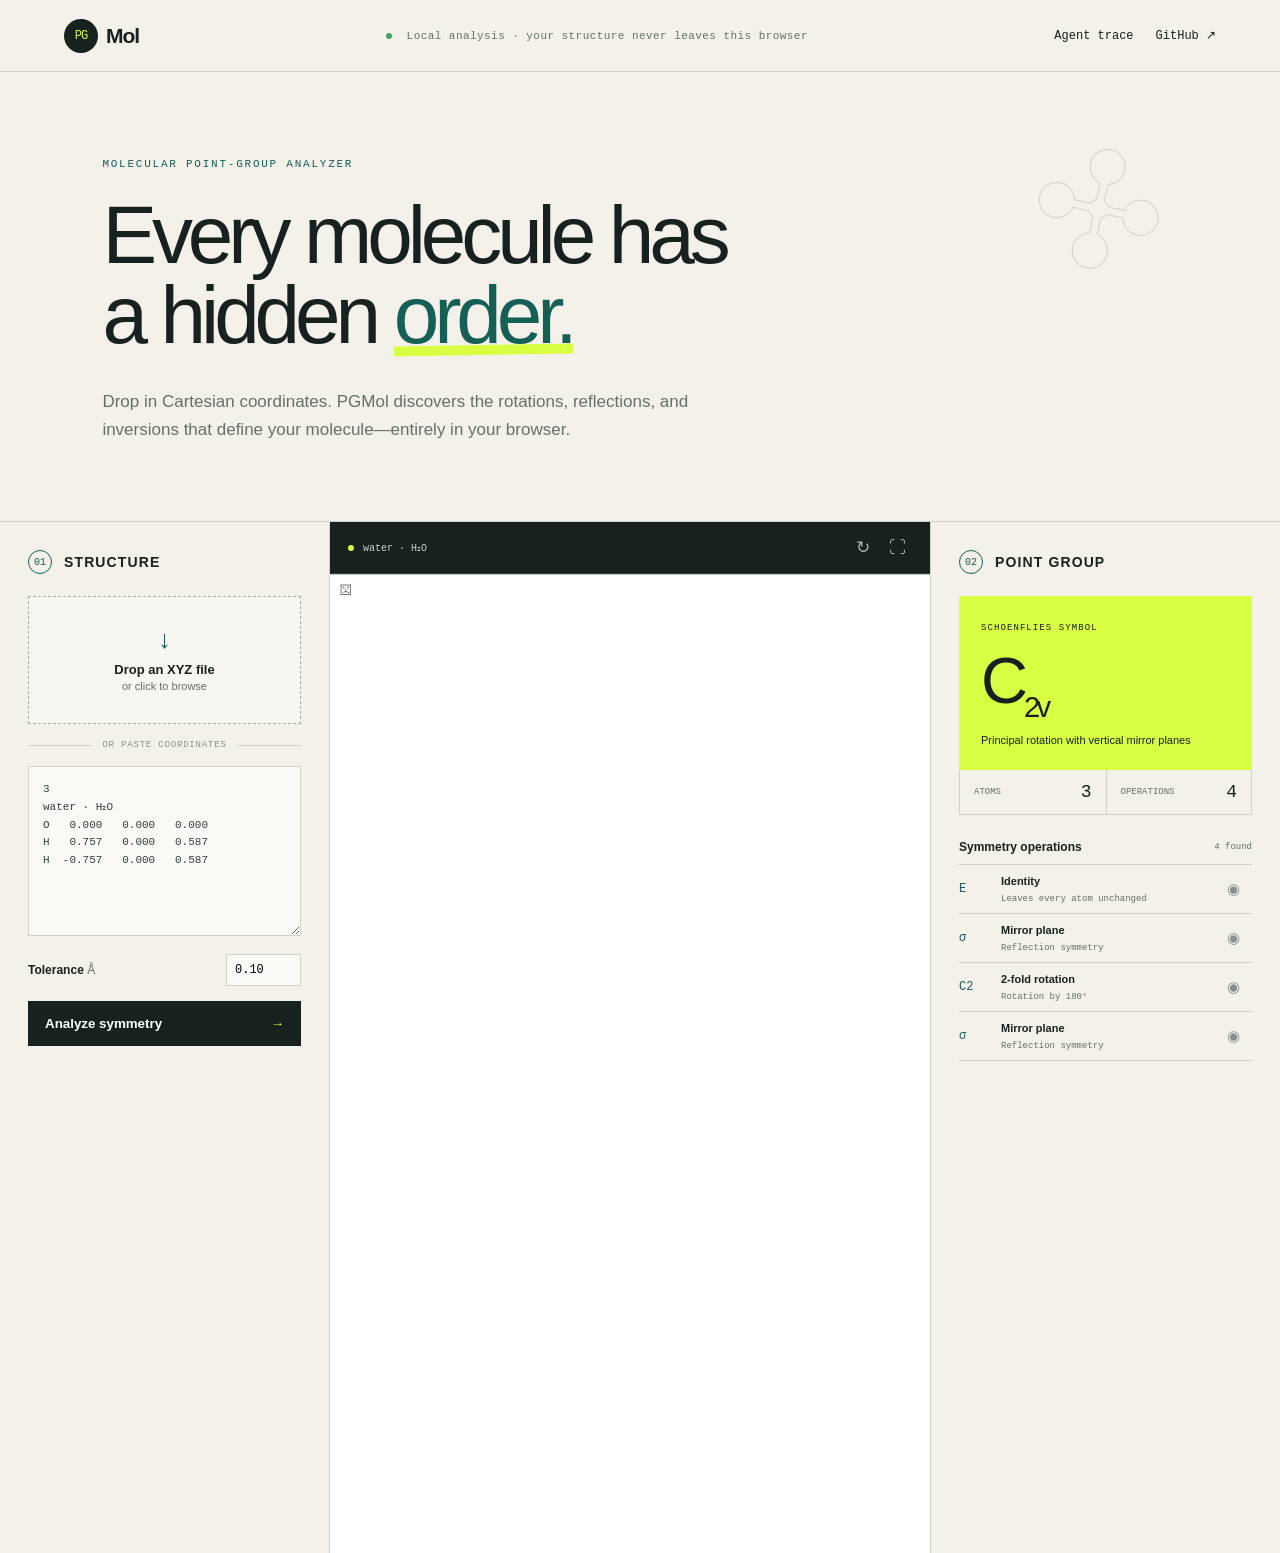
<file: docs/index.html>
<!doctype html>
<html lang="en">
<head>
  <meta charset="utf-8">
  <meta name="viewport" content="width=device-width, initial-scale=1">
  <meta name="description" content="Analyze molecular point-group symmetry privately in your browser.">
  <meta http-equiv="Content-Security-Policy" content="default-src 'self'; script-src 'self'; style-src 'self'; img-src 'self' data:; object-src 'none'; base-uri 'none'; form-action 'none'">
  <title>PGMol — Molecular Symmetry, Revealed</title>
  <link rel="stylesheet" href="style.css">
</head>
<body>
  <noscript><div class="noscript">PGMol requires JavaScript to analyze and render molecular structures.</div></noscript>
  <header class="topbar">
    <a class="brand" href="#" aria-label="PGMol home"><span class="mark">PG</span><span>Mol</span></a>
    <div class="privacy"><span></span> Local analysis · your structure never leaves this browser</div>
    <nav class="top-links" aria-label="Project links"><a class="github" href="agent-traces/">Agent trace</a><a class="github" href="https://github.com/Autonomous-Scientific-Agents/PGMol">GitHub ↗</a></nav>
  </header>

  <main>
    <section class="hero">
      <p class="eyebrow">MOLECULAR POINT-GROUP ANALYZER</p>
      <h1>Every molecule has<br>a hidden <em>order.</em></h1>
      <p class="lede">Drop in Cartesian coordinates. PGMol discovers the rotations, reflections, and inversions that define your molecule—entirely in your browser.</p>
    </section>

    <section class="workbench" aria-label="Symmetry workbench">
      <aside class="input-panel">
        <div class="panel-heading"><span>01</span><h2>Structure</h2></div>
        <label id="dropzone" class="dropzone" for="file-input">
          <input id="file-input" type="file" accept=".xyz,chemical/x-xyz">
          <span class="drop-icon">↓</span>
          <strong>Drop an XYZ file</strong>
          <small>or click to browse</small>
        </label>
        <div class="or"><span>OR PASTE COORDINATES</span></div>
        <textarea id="xyz-input" spellcheck="false" aria-label="XYZ coordinates">3
water · H₂O
O   0.000   0.000   0.000
H   0.757   0.000   0.587
H  -0.757   0.000   0.587</textarea>
        <div class="settings-row">
          <label for="tolerance">Tolerance <span>Å</span></label>
          <input id="tolerance" type="number" min="0.001" step="0.01" value="0.10">
        </div>
        <button id="analyze" class="analyze">Analyze symmetry <span>→</span></button>
        <p id="error" class="error" role="alert"></p>
      </aside>

      <section class="viewer-panel">
        <div class="viewer-toolbar">
          <div><span class="status-dot"></span><span id="molecule-name">water · H₂O</span></div>
          <div class="viewer-actions"><button id="reset-view" title="Reset view">↻</button><button id="fullscreen" title="Fullscreen">⛶</button></div>
        </div>
        <canvas id="viewer" aria-label="Interactive three-dimensional molecular viewer"></canvas>
        <div class="drag-hint">DRAG TO ROTATE · SCROLL TO ZOOM</div>
        <div class="axis-key"><span class="x">X</span><span class="y">Y</span><span class="z">Z</span></div>
      </section>

      <aside class="result-panel">
        <div class="panel-heading"><span>02</span><h2>Point group</h2></div>
        <div class="point-group-card">
          <span>SCHOENFLIES SYMBOL</span>
          <strong id="point-group">C<sub>2v</sub></strong>
          <p id="group-description">Twofold rotation with two vertical mirror planes</p>
        </div>
        <div class="summary-grid">
          <div><span>Atoms</span><strong id="atom-count">3</strong></div>
          <div><span>Operations</span><strong id="operation-count">4</strong></div>
        </div>
        <div class="operations-heading"><h3>Symmetry operations</h3><span id="operation-badge">4 found</span></div>
        <div id="operations" class="operations"></div>
      </aside>
    </section>

    <section class="how-it-works">
      <div><p class="eyebrow">HOW IT WORKS</p><h2>Geometry, not guesswork.</h2></div>
      <ol>
        <li><span>01</span><div><strong>Center</strong><p>Translate the molecular centroid to the origin.</p></div></li>
        <li><span>02</span><div><strong>Transform</strong><p>Generate candidate orthogonal operations from atomic frames.</p></div></li>
        <li><span>03</span><div><strong>Match</strong><p>Verify one-to-one, element-aware atomic correspondence.</p></div></li>
        <li><span>04</span><div><strong>Classify</strong><p>Map the complete operation set to its Schoenflies group.</p></div></li>
      </ol>
    </section>
  </main>
  <footer><span>PGMol · Open-source molecular symmetry</span><span>Coordinates stay on your device</span></footer>
  <script type="module" src="app.js"></script>
</body>
</html>
</file>
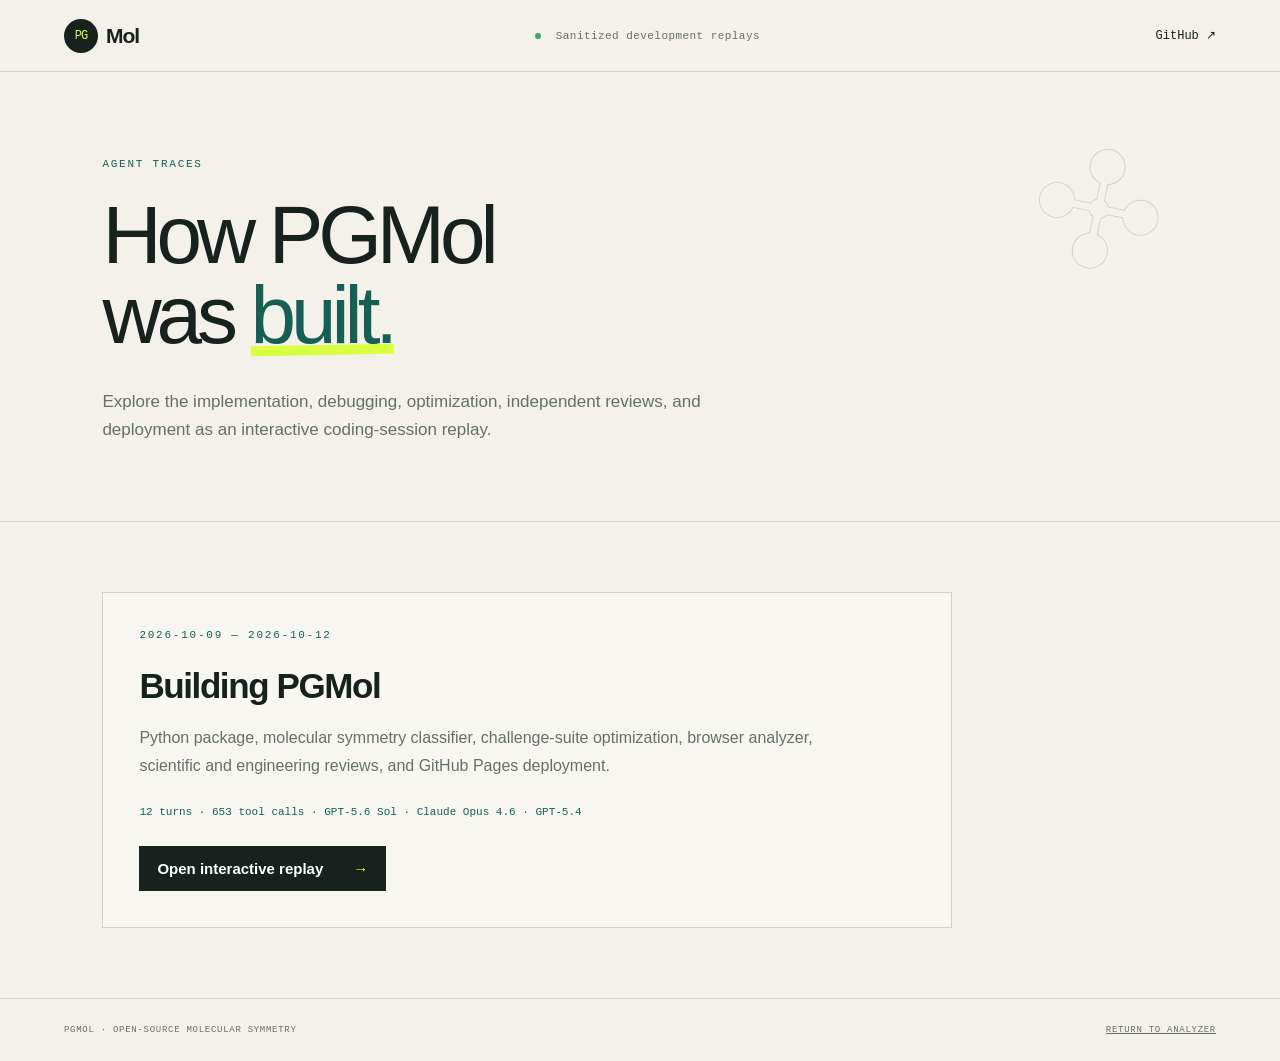
<file: docs/agent-traces/index.html>
<!doctype html>
<html lang="en">
<head>
  <meta charset="utf-8">
  <meta name="viewport" content="width=device-width, initial-scale=1">
  <meta name="description" content="Interactive AI development traces for PGMol.">
  <meta http-equiv="Content-Security-Policy" content="default-src 'self'; style-src 'self'; object-src 'none'; base-uri 'none'; form-action 'none'">
  <title>PGMol — Agent Traces</title>
  <link rel="stylesheet" href="../style.css">
</head>
<body>
  <header class="topbar">
    <a class="brand" href="../"><span class="mark">PG</span><span>Mol</span></a>
    <div class="privacy"><span></span> Sanitized development replays</div>
    <a class="github" href="https://github.com/Autonomous-Scientific-Agents/PGMol">GitHub ↗</a>
  </header>
  <main>
    <section class="hero">
      <p class="eyebrow">AGENT TRACES</p>
      <h1>How PGMol<br>was <em>built.</em></h1>
      <p class="lede">Explore the implementation, debugging, optimization, independent reviews, and deployment as an interactive coding-session replay.</p>
    </section>
    <section class="trace-list" aria-label="Available agent traces">
      <article class="trace-card">
        <p class="eyebrow">2026-10-09 — 2026-10-12</p>
        <h2>Building PGMol</h2>
        <p>Python package, molecular symmetry classifier, challenge-suite optimization, browser analyzer, scientific and engineering reviews, and GitHub Pages deployment.</p>
        <p class="trace-meta">12 turns · 653 tool calls · GPT-5.6 Sol · Claude Opus 4.6 · GPT-5.4</p>
        <a class="trace-link" href="pgmol-point-group-analyzer/replay.html">Open interactive replay <span>→</span></a>
      </article>
    </section>
  </main>
  <footer><span>PGMol · Open-source molecular symmetry</span><a href="../">Return to analyzer</a></footer>
</body>
</html>
</file>
<file: docs/style.css>
:root{--ink:#17211d;--muted:#65706a;--paper:#f3f1e9;--cream:#e8e4d8;--line:#d2d0c7;--acid:#d9ff43;--teal:#155f55;--white:#fff;--mono:'SFMono-Regular',Consolas,'Liberation Mono',monospace;--sans:Inter,-apple-system,BlinkMacSystemFont,'Segoe UI',sans-serif}*{box-sizing:border-box}html{scroll-behavior:smooth}body{margin:0;background:var(--paper);color:var(--ink);font-family:var(--sans);font-size:15px}.topbar{height:72px;border-bottom:1px solid var(--line);display:flex;align-items:center;padding:0 max(28px,5vw);gap:30px}.brand{display:flex;align-items:center;color:var(--ink);text-decoration:none;font-size:21px;font-weight:700;letter-spacing:-1px}.mark{display:grid;place-items:center;width:34px;height:34px;margin-right:8px;border-radius:50%;background:var(--ink);color:var(--acid);font:500 12px var(--mono);letter-spacing:-1px}.privacy{margin:auto;color:var(--muted);font:11px var(--mono);letter-spacing:.04em}.privacy span{display:inline-block;width:6px;height:6px;border-radius:50%;background:#43a167;margin-right:8px}.top-links{display:flex;align-items:center;gap:22px}.github{color:var(--ink);font:12px var(--mono);text-decoration:none}.github:hover{text-decoration:underline}.trace-list{padding:70px max(28px,8vw);min-height:420px}.trace-card{max-width:850px;border:1px solid var(--line);background:rgba(255,255,255,.35);padding:36px}.trace-card h2{font-size:35px;letter-spacing:-.04em;margin:0 0 18px}.trace-card>p:not(.eyebrow):not(.trace-meta){color:var(--muted);font-size:16px;line-height:1.7;max-width:720px}.trace-meta{margin:25px 0;color:var(--teal);font:11px/1.6 var(--mono)}.trace-link{display:inline-flex;gap:30px;background:var(--ink);color:#fff;padding:14px 18px;text-decoration:none;font-weight:600}.trace-link span{color:var(--acid)}footer a{color:var(--muted)}.hero{padding:86px max(28px,8vw) 76px;border-bottom:1px solid var(--line);position:relative;overflow:hidden}.hero:after{content:'✣';position:absolute;right:9vw;top:46px;font-size:160px;color:transparent;-webkit-text-stroke:1px #d4d2c8;transform:rotate(12deg)}.eyebrow{font:500 11px var(--mono);letter-spacing:.16em;color:var(--teal);margin:0 0 25px}.hero h1{font-size:clamp(46px,6.4vw,92px);line-height:.98;letter-spacing:-.062em;margin:0;max-width:920px;font-weight:500}.hero h1 em{font-style:normal;color:var(--teal);position:relative}.hero h1 em:after{content:'';position:absolute;height:10px;background:var(--acid);bottom:5px;left:0;right:0;z-index:-1;transform:rotate(-1deg)}.lede{color:var(--muted);font-size:17px;line-height:1.7;max-width:610px;margin:32px 0 0}.workbench{display:grid;grid-template-columns:minmax(260px,330px) minmax(390px,1fr) minmax(270px,350px);min-height:620px;border-bottom:1px solid var(--line)}.input-panel,.result-panel{padding:28px;border-right:1px solid var(--line)}.result-panel{border-right:0;border-left:1px solid var(--line)}.panel-heading{display:flex;align-items:center;gap:12px;margin-bottom:22px}.panel-heading span{font:10px var(--mono);color:var(--teal);border:1px solid var(--teal);border-radius:50%;width:24px;height:24px;display:grid;place-items:center}.panel-heading h2{font-size:14px;text-transform:uppercase;letter-spacing:.08em;margin:0}.dropzone{height:128px;border:1px dashed #a9ada7;background:rgba(255,255,255,.32);display:flex;flex-direction:column;justify-content:center;align-items:center;cursor:pointer;transition:.2s}.dropzone:hover,.dropzone.drag{background:#eaff9a;border-color:var(--teal)}.dropzone input{display:none}.drop-icon{font:25px var(--mono);color:var(--teal);line-height:1}.dropzone strong{font-size:13px;margin:8px 0 3px}.dropzone small{color:var(--muted);font-size:11px}.or{display:flex;align-items:center;gap:10px;color:#8a918d;font:9px var(--mono);letter-spacing:.09em;margin:16px 0}.or:before,.or:after{content:'';height:1px;background:var(--line);flex:1}textarea{width:100%;height:170px;resize:vertical;border:1px solid var(--line);background:#faf9f5;padding:14px;color:#34423c;font:11px/1.6 var(--mono);outline:none}textarea:focus{border-color:var(--teal)}.settings-row{display:flex;justify-content:space-between;align-items:center;margin:15px 0}.settings-row label{font-size:12px;font-weight:600}.settings-row label span{color:var(--muted);font-weight:400}.settings-row input{width:75px;padding:8px;border:1px solid var(--line);background:#faf9f5;font:12px var(--mono)}.analyze{width:100%;border:0;background:var(--ink);color:#fff;padding:15px 17px;text-align:left;font-weight:600;cursor:pointer;transition:.2s}.analyze:hover{background:var(--teal)}.analyze span{float:right;color:var(--acid)}.error{color:#a43229;font-size:11px;line-height:1.4;min-height:14px}.viewer-panel{min-width:0;background:#18211e;position:relative;display:flex;flex-direction:column}.viewer-toolbar{height:52px;padding:0 18px;display:flex;align-items:center;justify-content:space-between;color:#c7cfca;border-bottom:1px solid #34403b;font:10px var(--mono)}.status-dot{display:inline-block;width:6px;height:6px;background:var(--acid);border-radius:50%;margin-right:9px}.viewer-actions button{background:none;border:0;color:#aab5af;font-size:17px;cursor:pointer;margin-left:7px}#viewer{width:100%;height:100%;min-height:560px;cursor:grab;display:block;touch-action:none}#viewer:active{cursor:grabbing}.drag-hint{position:absolute;bottom:16px;left:50%;transform:translateX(-50%);color:#7f8c86;font:9px var(--mono);letter-spacing:.1em;white-space:nowrap}.axis-key{position:absolute;bottom:17px;right:18px;font:9px var(--mono);display:flex;gap:7px}.axis-key .x{color:#fb7670}.axis-key .y{color:#7cd69a}.axis-key .z{color:#72aafa}.point-group-card{background:var(--acid);padding:20px 22px;min-height:174px}.point-group-card>span{font:9px var(--mono);letter-spacing:.12em}.point-group-card strong{display:block;font-size:65px;line-height:1;margin:15px 0 10px;letter-spacing:-.06em;font-weight:500}.point-group-card sub{font-size:.45em}.point-group-card p{font-size:11px;line-height:1.45;max-width:240px;margin:0}.summary-grid{display:grid;grid-template-columns:1fr 1fr;border:1px solid var(--line);border-top:0}.summary-grid div{padding:12px 14px;display:flex;align-items:center;justify-content:space-between}.summary-grid div+div{border-left:1px solid var(--line)}.summary-grid span{font:9px var(--mono);color:var(--muted);text-transform:uppercase}.summary-grid strong{font:18px var(--mono);font-weight:400}.operations-heading{display:flex;align-items:center;justify-content:space-between;margin:25px 0 10px}.operations-heading h3{font-size:12px;margin:0}.operations-heading span{font:9px var(--mono);color:var(--muted)}.operations{max-height:260px;overflow:auto;border-top:1px solid var(--line)}.operation{display:grid;grid-template-columns:42px 1fr 25px;align-items:center;border-bottom:1px solid var(--line);min-height:49px;cursor:pointer;transition:.15s}.operation:hover,.operation.active{background:#e8edce}.operation:focus-visible,.viewer-actions button:focus-visible,.analyze:focus-visible,.dropzone:focus-within{outline:3px solid #70a99f;outline-offset:2px}.op-symbol{font:500 12px var(--mono);color:var(--teal)}.op-info strong{display:block;font-size:11px}.op-info small{font:9px var(--mono);color:var(--muted)}.op-eye{color:#87908b}.how-it-works{padding:75px max(28px,8vw);display:grid;grid-template-columns:1fr 2fr;gap:8vw}.how-it-works h2{font-size:35px;letter-spacing:-.04em;margin:0}.how-it-works ol{list-style:none;margin:0;padding:0;display:grid;grid-template-columns:1fr 1fr;gap:0 35px}.how-it-works li{display:flex;gap:17px;padding:18px 0;border-top:1px solid var(--line)}.how-it-works li>span{font:10px var(--mono);color:var(--teal)}.how-it-works strong{font-size:13px}.how-it-works p{color:var(--muted);font-size:11px;line-height:1.5;margin:5px 0}.noscript{padding:14px;text-align:center;background:#ffd8d2;color:#691d17;font-weight:600}footer{border-top:1px solid var(--line);display:flex;justify-content:space-between;padding:26px max(28px,5vw);font:9px var(--mono);color:var(--muted);text-transform:uppercase;letter-spacing:.08em}@media(max-width:1050px){.workbench{grid-template-columns:320px 1fr}.result-panel{grid-column:1/-1;border-left:0;border-top:1px solid var(--line);display:grid;grid-template-columns:250px 1fr;gap:25px}.result-panel .panel-heading{grid-column:1/-1;margin-bottom:0}.operations{max-height:210px}.how-it-works{grid-template-columns:1fr}}@media(max-width:700px){.privacy{display:none}.hero{padding-top:60px}.hero:after{display:none}.workbench{display:block}.input-panel{border-right:0}.viewer-panel{min-height:500px}.result-panel{display:block}.result-panel .panel-heading{margin-bottom:20px}.how-it-works ol{grid-template-columns:1fr}.topbar{height:60px}.hero h1{font-size:48px}footer{gap:20px;flex-direction:column}}
</file>
